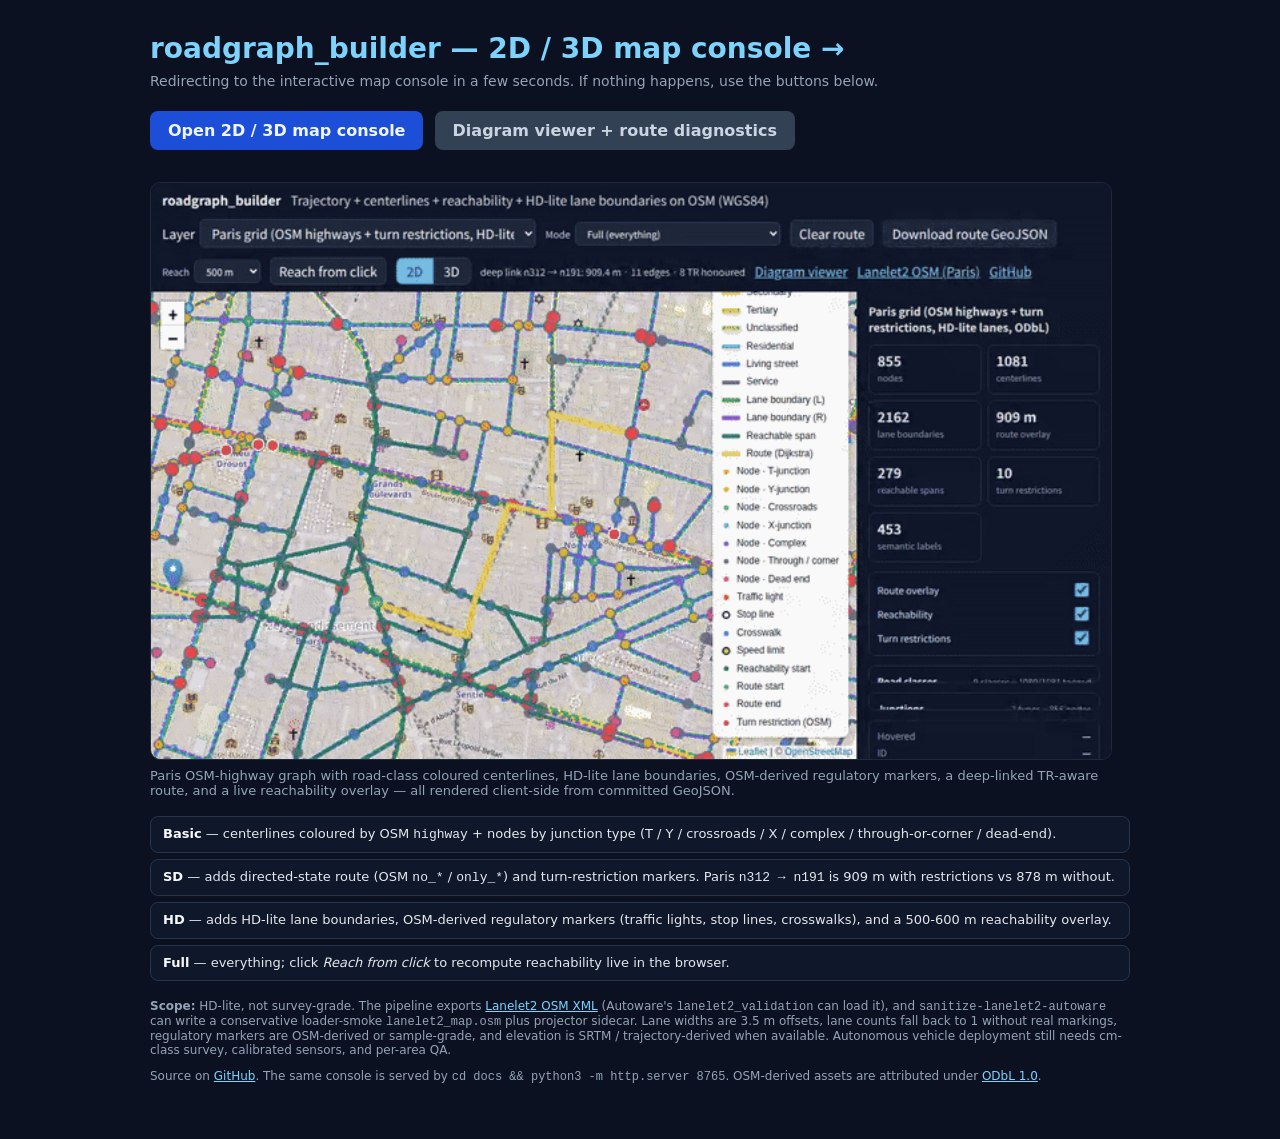
<file: docs/index.html>
<!DOCTYPE html>
<html lang="en">
  <head>
    <meta charset="utf-8" />
    <meta name="viewport" content="width=device-width, initial-scale=1" />
    <title>roadgraph_builder — 2D / 3D map console</title>
    <meta http-equiv="refresh" content="3;url=map.html" />
    <style>
      :root {
        color-scheme: dark;
      }
      html,
      body {
        margin: 0;
        padding: 0;
        min-height: 100%;
        background: #0b1120;
        color: #e5e7eb;
        font-family: ui-sans-serif, system-ui, sans-serif;
      }
      .wrap {
        max-width: 980px;
        margin: 0 auto;
        padding: 32px 24px 48px;
      }
      h1 {
        font-size: 28px;
        margin: 0 0 8px;
      }
      h1 a {
        color: #7dd3fc;
        text-decoration: none;
      }
      h1 a:hover {
        text-decoration: underline;
      }
      .sub {
        color: #94a3b8;
        font-size: 14px;
        margin: 0 0 18px;
      }
      .cta {
        display: inline-block;
        padding: 10px 18px;
        margin: 4px 6px 16px 0;
        border-radius: 8px;
        background: #1d4ed8;
        color: #eff6ff;
        font-weight: 600;
        text-decoration: none;
      }
      .cta.secondary {
        background: #334155;
        color: #cbd5e1;
      }
      .cta:hover {
        filter: brightness(1.1);
      }
      figure {
        margin: 0 0 18px;
      }
      figure img {
        width: 100%;
        max-width: 960px;
        display: block;
        border-radius: 10px;
        border: 1px solid #1e293b;
      }
      figcaption {
        color: #94a3b8;
        font-size: 13px;
        margin-top: 8px;
      }
      ul.tiers {
        margin: 4px 0 18px;
        padding: 0;
        list-style: none;
        display: grid;
        gap: 6px;
      }
      ul.tiers li {
        padding: 8px 12px;
        border: 1px solid #273449;
        border-radius: 8px;
        background: #0f172a;
        font-size: 13px;
        line-height: 1.4;
      }
      ul.tiers li strong {
        color: #f8fafc;
      }
      .small {
        color: #94a3b8;
        font-size: 12px;
      }
      .small a {
        color: #7dd3fc;
      }
    </style>
  </head>
  <body>
    <div class="wrap">
      <h1><a href="map.html">roadgraph_builder — 2D / 3D map console →</a></h1>
      <p class="sub">
        Redirecting to the interactive map console in a few seconds. If
        nothing happens, use the buttons below.
      </p>
      <p>
        <a class="cta" href="map.html">Open 2D / 3D map console</a>
        <a class="cta secondary" href="diagram.html">Diagram viewer + route diagnostics</a>
      </p>
      <figure>
        <a href="map.html">
          <img
            src="images/map_console_hero.gif"
            alt="roadgraph_builder map console: Paris deep-link route in 2D, then 3D auto-rotate with road-class and junction colour coding"
          />
        </a>
        <figcaption>
          Paris OSM-highway graph with road-class coloured centerlines, HD-lite
          lane boundaries, OSM-derived regulatory markers, a deep-linked TR-aware
          route, and a live reachability overlay — all rendered client-side
          from committed GeoJSON.
        </figcaption>
      </figure>
      <ul class="tiers">
        <li>
          <strong>Basic</strong> — centerlines coloured by OSM
          <code>highway</code> + nodes by junction type (T / Y / crossroads /
          X / complex / through-or-corner / dead-end).
        </li>
        <li>
          <strong>SD</strong> — adds directed-state route (OSM
          <code>no_*</code> / <code>only_*</code>) and turn-restriction
          markers. Paris <code>n312 → n191</code> is 909 m with restrictions vs
          878 m without.
        </li>
        <li>
          <strong>HD</strong> — adds HD-lite lane boundaries, OSM-derived
          regulatory markers (traffic lights, stop lines, crosswalks), and a
          500-600 m reachability overlay.
        </li>
        <li>
          <strong>Full</strong> — everything; click <em>Reach from click</em>
          to recompute reachability live in the browser.
        </li>
      </ul>
      <p class="small">
        <strong>Scope:</strong> HD-lite, not survey-grade. The pipeline exports
        <a href="assets/map_paris_grid.lanelet.osm">Lanelet2 OSM XML</a>
        (Autoware's <code>lanelet2_validation</code> can load it), and
        <code>sanitize-lanelet2-autoware</code> can write a conservative
        loader-smoke <code>lanelet2_map.osm</code> plus projector sidecar. Lane
        widths are 3.5&nbsp;m offsets, lane counts fall back to 1 without real
        markings, regulatory markers are OSM-derived or sample-grade, and
        elevation is SRTM / trajectory-derived when available. Autonomous
        vehicle deployment still needs cm-class survey, calibrated sensors,
        and per-area QA.
      </p>
      <p class="small">
        Source on
        <a href="https://github.com/rsasaki0109/roadgraph_builder">GitHub</a>.
        The same console is served by <code>cd docs &amp;&amp; python3 -m
        http.server 8765</code>. OSM-derived assets are attributed under
        <a href="assets/ATTRIBUTION.md">ODbL 1.0</a>.
      </p>
    </div>
  </body>
</html>
</file>
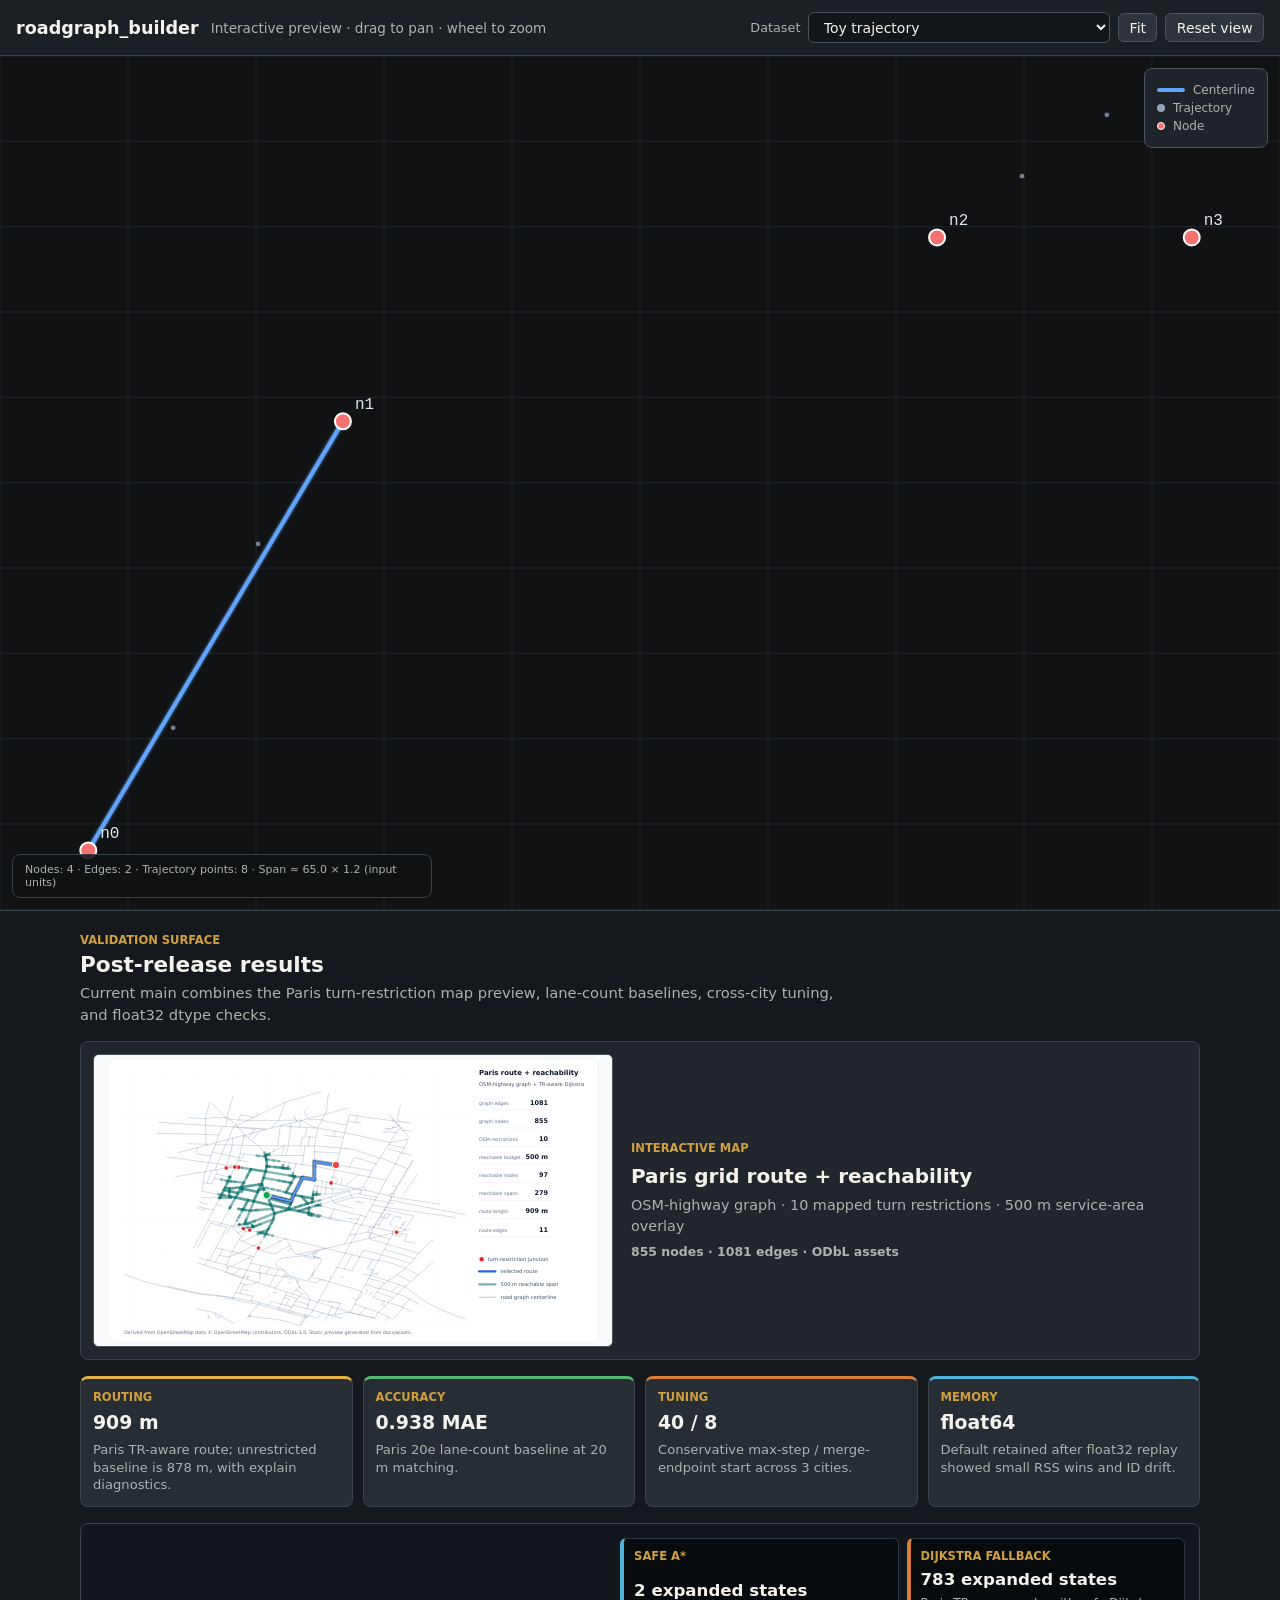
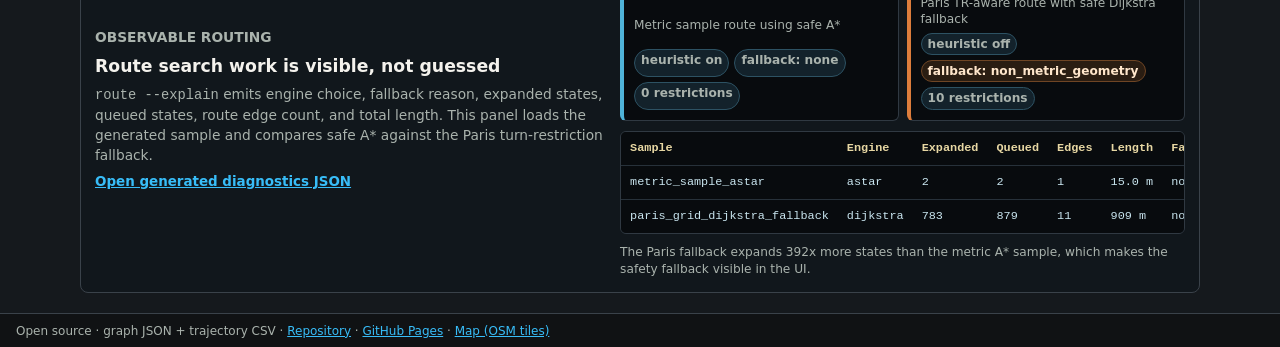
<file: docs/diagram.html>
<!DOCTYPE html>
<html lang="en">
  <head>
    <meta charset="utf-8" />
    <meta name="viewport" content="width=device-width, initial-scale=1" />
    <title>roadgraph_builder — viewer</title>
    <link rel="stylesheet" href="css/viewer.css" />
  </head>
  <body>
    <div class="app">
      <header class="topbar">
        <h1>roadgraph_builder</h1>
        <span class="sub">Interactive preview · drag to pan · wheel to zoom</span>
        <div class="controls">
          <label for="dataset">Dataset</label>
          <select id="dataset"></select>
          <button type="button" id="btn-fit">Fit</button>
          <button type="button" id="btn-reset">Reset view</button>
        </div>
      </header>

      <div class="stage-wrap">
        <svg
          id="svg-root"
          viewBox="0 0 960 640"
          preserveAspectRatio="xMidYMid meet"
          xmlns="http://www.w3.org/2000/svg"
        >
          <defs>
            <filter id="softGlow" x="-40%" y="-40%" width="180%" height="180%">
              <feGaussianBlur stdDeviation="1.2" result="b" />
              <feMerge>
                <feMergeNode in="b" />
                <feMergeNode in="SourceGraphic" />
              </feMerge>
            </filter>
          </defs>
          <rect width="100%" height="100%" fill="#101214" />
          <g id="layer-grid"></g>
          <g id="panzoom">
            <g id="layer-trajectory"></g>
            <g id="layer-edges"></g>
            <g id="layer-nodes"></g>
          </g>
        </svg>

        <div class="legend" aria-hidden="true">
          <div class="legend-row">
            <span class="swatch" style="background: #60a5fa"></span>
            Centerline
          </div>
          <div class="legend-row">
            <span class="swatch dot" style="background: #94a3b8"></span>
            Trajectory
          </div>
          <div class="legend-row">
            <span class="swatch dot" style="background: #f87171; border: 1px solid #fff"></span>
            Node
          </div>
        </div>

        <div class="hud" id="hud">Loading…</div>
      </div>

      <section class="results" aria-label="Visualization results">
        <div class="results-inner">
          <div class="section-heading">
            <span class="eyebrow">Validation Surface</span>
            <h2>Post-release results</h2>
            <p>
              Current main combines the Paris turn-restriction map preview,
              lane-count baselines, cross-city tuning, and float32 dtype checks.
            </p>
          </div>

          <a class="result-card" href="map.html">
            <span class="result-media">
              <img
                src="images/paris_grid_route.svg"
                alt="Paris road graph with a highlighted route, reachability overlay, and turn-restriction junctions"
              />
            </span>
            <span class="result-copy">
              <span class="eyebrow">Interactive Map</span>
              <strong>Paris grid route + reachability</strong>
              <span>OSM-highway graph · 10 mapped turn restrictions · 500 m service-area overlay</span>
              <span class="result-meta">855 nodes · 1081 edges · ODbL assets</span>
            </span>
          </a>

          <div class="metric-grid" aria-label="Measured results">
            <a class="metric-card route" href="map.html">
              <span class="metric-kicker">Routing</span>
              <strong>909 m</strong>
              <span>Paris TR-aware route; unrestricted baseline is 878 m, with explain diagnostics.</span>
            </a>
            <a class="metric-card accuracy" href="accuracy_report.md">
              <span class="metric-kicker">Accuracy</span>
              <strong>0.938 MAE</strong>
              <span>Paris 20e lane-count baseline at 20 m matching.</span>
            </a>
            <a class="metric-card tuning" href="bundle_tuning.md">
              <span class="metric-kicker">Tuning</span>
              <strong>40 / 8</strong>
              <span>Conservative max-step / merge-endpoint start across 3 cities.</span>
            </a>
            <a class="metric-card memory" href="float32_drift_report.md">
              <span class="metric-kicker">Memory</span>
              <strong>float64</strong>
              <span>Default retained after float32 replay showed small RSS wins and ID drift.</span>
            </a>
          </div>

          <div class="diagnostics-panel" aria-label="Route explain diagnostics">
            <div class="diagnostics-copy">
              <span class="eyebrow">Observable Routing</span>
              <strong>Route search work is visible, not guessed</strong>
              <span>
                <code>route --explain</code> emits engine choice, fallback reason,
                expanded states, queued states, route edge count, and total length.
                This panel loads the generated sample and compares safe A* against
                the Paris turn-restriction fallback.
              </span>
              <a href="assets/route_explain_sample.json">Open generated diagnostics JSON</a>
            </div>
            <div class="diagnostics-compare" id="route-diagnostics-compare" aria-live="polite">
              <div class="diagnostics-loading">Loading route diagnostics…</div>
            </div>
          </div>
        </div>
      </section>

      <footer class="footer">
        Open source · graph JSON + trajectory CSV ·
        <a id="footer-repo" href="#">Repository</a>
        ·
        <a id="footer-pages" href="#">GitHub Pages</a>
        ·
        <a href="map.html">Map (OSM tiles)</a>
      </footer>
    </div>
    <script src="js/route_diagnostics.js"></script>
    <script src="js/viewer.js"></script>
  </body>
</html>
</file>
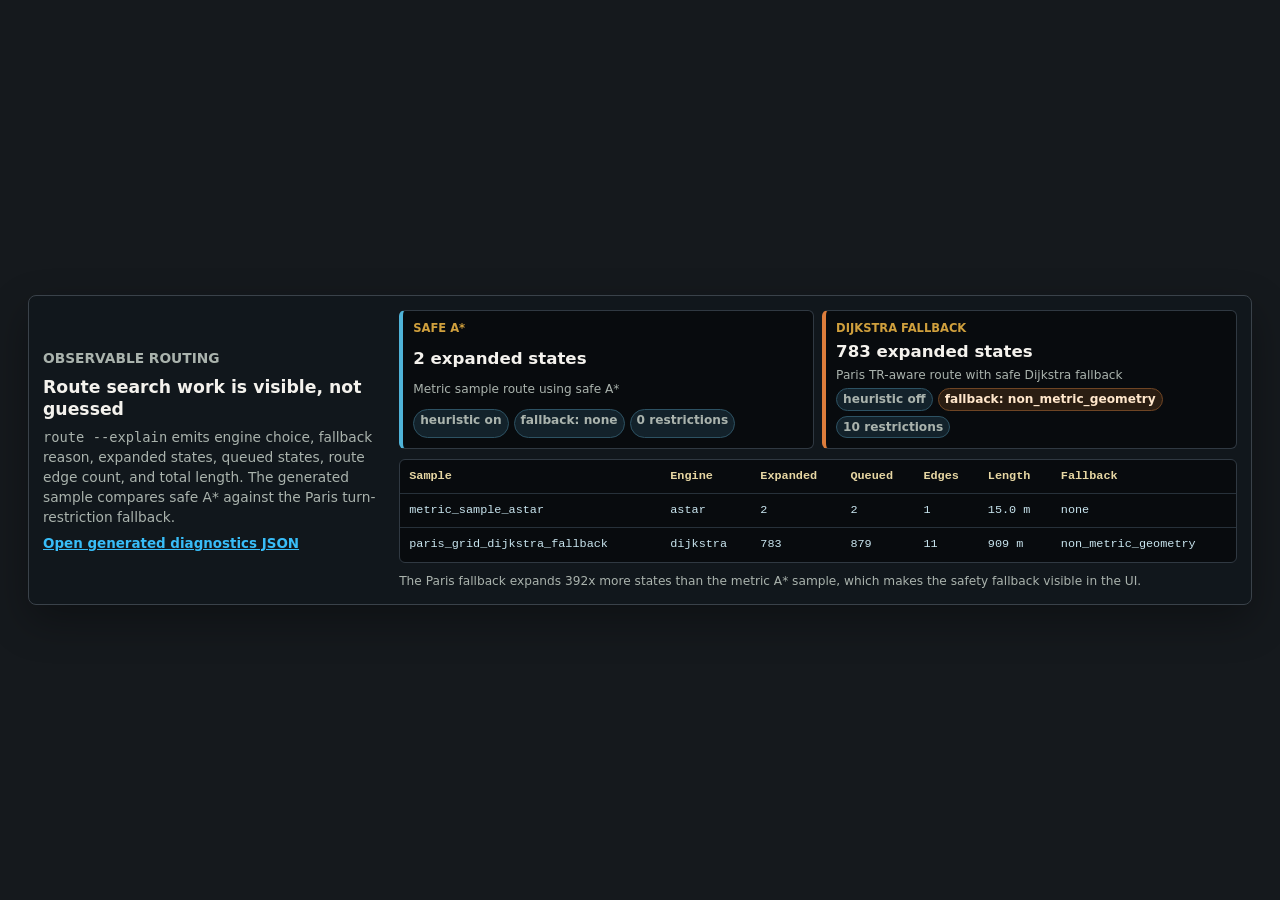
<file: docs/route_diagnostics_preview.html>
<!DOCTYPE html>
<html lang="en">
  <head>
    <meta charset="utf-8" />
    <meta name="viewport" content="width=device-width, initial-scale=1" />
    <title>roadgraph_builder — route diagnostics preview</title>
    <link rel="stylesheet" href="css/viewer.css" />
  </head>
  <body class="diagnostics-preview-page">
    <main class="diagnostics-preview-shell" aria-label="Route diagnostics screenshot preview">
      <section class="diagnostics-panel diagnostics-preview-panel" aria-label="Route explain diagnostics">
        <div class="diagnostics-copy">
          <span class="eyebrow">Observable Routing</span>
          <strong>Route search work is visible, not guessed</strong>
          <span>
            <code>route --explain</code> emits engine choice, fallback reason,
            expanded states, queued states, route edge count, and total length.
            The generated sample compares safe A* against the Paris turn-restriction
            fallback.
          </span>
          <a href="assets/route_explain_sample.json">Open generated diagnostics JSON</a>
        </div>
        <div class="diagnostics-compare" id="route-diagnostics-compare" aria-live="polite">
          <div class="diagnostics-loading">Loading route diagnostics…</div>
        </div>
      </section>
    </main>
    <script src="js/route_diagnostics.js"></script>
  </body>
</html>
</file>
<file: docs/css/viewer.css>
:root {
  --bg: #101214;
  --panel: #1b2025;
  --surface: #20262c;
  --surface-strong: #262d34;
  --text: #f4f2ed;
  --muted: #aab3ad;
  --accent: #38bdf8;
  --edge: #3b82f6;
  --traj: #94a3b8;
  --node: #f87171;
  --grid: #3b454f;
  --border: #3a424a;
  --gold: #e3b341;
  --green: #54b96f;
  --orange: #dd7d3c;
  --cyan: #4fb3d8;
}

* {
  box-sizing: border-box;
}

html,
body {
  margin: 0;
  height: 100%;
  font-family: ui-sans-serif, system-ui, -apple-system, "Segoe UI", Roboto, sans-serif;
  background: var(--bg);
  color: var(--text);
}

body.diagnostics-preview-page {
  height: auto;
  min-height: 100%;
  background: #15191d;
}

a {
  color: var(--accent);
}

a:focus-visible,
button:focus-visible,
select:focus-visible {
  outline: 2px solid var(--gold);
  outline-offset: 2px;
}

.app {
  display: flex;
  flex-direction: column;
  min-height: 100vh;
}

.topbar {
  display: flex;
  flex-wrap: wrap;
  align-items: center;
  gap: 0.75rem;
  padding: 0.75rem 1rem;
  background: var(--panel);
  border-bottom: 1px solid var(--border);
}

.topbar h1 {
  margin: 0;
  font-size: 1.1rem;
  font-weight: 600;
  letter-spacing: 0;
}

.topbar .sub {
  color: var(--muted);
  font-size: 0.85rem;
}

.controls {
  display: flex;
  flex-wrap: wrap;
  gap: 0.5rem;
  align-items: center;
  margin-left: auto;
}

label {
  font-size: 0.8rem;
  color: var(--muted);
}

select,
button {
  font: inherit;
  font-size: 0.875rem;
  padding: 0.35rem 0.65rem;
  border-radius: 6px;
  border: 1px solid #4a525a;
  background: #121619;
  color: var(--text);
}

button {
  cursor: pointer;
  background: #2d343b;
}

button:hover {
  background: #3a424a;
}

.stage-wrap {
  flex: 1;
  position: relative;
  min-height: 420px;
  background: #101214;
}

#svg-root {
  width: 100%;
  height: 100%;
  min-height: 520px;
  display: block;
  cursor: grab;
  touch-action: none;
}

#svg-root:active {
  cursor: grabbing;
}

.hud {
  position: absolute;
  left: 12px;
  bottom: 12px;
  padding: 8px 12px;
  background: rgba(16, 18, 20, 0.88);
  border: 1px solid var(--border);
  border-radius: 8px;
  font-size: 11px;
  color: var(--muted);
  max-width: min(420px, 90vw);
  pointer-events: none;
}

.legend {
  position: absolute;
  right: 12px;
  top: 12px;
  padding: 10px 12px;
  background: rgba(32, 38, 44, 0.92);
  border: 1px solid #4a525a;
  border-radius: 8px;
  font-size: 12px;
}

.legend-row {
  display: flex;
  align-items: center;
  gap: 8px;
  margin: 4px 0;
  color: var(--muted);
}

.swatch {
  width: 28px;
  height: 4px;
  border-radius: 2px;
}

.swatch.dot {
  width: 8px;
  height: 8px;
  border-radius: 50%;
}

.results {
  padding: 22px 16px 20px;
  background: #15191d;
  border-top: 1px solid var(--border);
}

.results-inner {
  display: grid;
  gap: 16px;
  max-width: 1120px;
  margin: 0 auto;
}

.section-heading {
  display: grid;
  gap: 5px;
  max-width: 760px;
}

.section-heading h2 {
  margin: 0;
  font-size: 1.35rem;
  font-weight: 750;
  line-height: 1.2;
  letter-spacing: 0;
}

.section-heading p {
  margin: 0;
  color: var(--muted);
  font-size: 0.92rem;
  line-height: 1.45;
}

.eyebrow,
.metric-kicker {
  color: #d0a03d;
  font-size: 0.72rem;
  font-weight: 700;
  letter-spacing: 0;
  text-transform: uppercase;
}

.result-meta {
  color: var(--muted);
  font-size: 0.78rem;
  font-weight: 650;
  line-height: 1.35;
}

.result-card {
  display: grid;
  grid-template-columns: minmax(240px, 520px) minmax(220px, 1fr);
  gap: 18px;
  align-items: center;
  padding: 12px;
  color: var(--text);
  text-decoration: none;
  background: var(--surface);
  border: 1px solid var(--border);
  border-radius: 8px;
  transition: border-color 160ms ease, transform 160ms ease;
}

.result-card:hover {
  border-color: var(--gold);
  transform: translateY(-1px);
}

.result-media {
  display: block;
  overflow: hidden;
  border: 1px solid #4a525a;
  border-radius: 6px;
  background: #f8fafc;
  aspect-ratio: 16 / 9;
}

.result-card img {
  display: block;
  width: 100%;
  height: 100%;
  object-fit: cover;
}

.result-copy {
  display: grid;
  gap: 7px;
}

.result-copy strong {
  font-size: 1.25rem;
  font-weight: 700;
  line-height: 1.2;
}

.result-copy span {
  color: var(--muted);
  font-size: 0.9rem;
  line-height: 1.45;
}

.result-copy .eyebrow {
  color: #d0a03d;
  font-size: 0.72rem;
}

.result-copy .result-meta {
  color: var(--muted);
  font-size: 0.78rem;
  line-height: 1.35;
}

.metric-grid {
  display: grid;
  grid-template-columns: repeat(4, minmax(160px, 1fr));
  gap: 10px;
}

.metric-card {
  display: grid;
  grid-template-rows: auto auto 1fr;
  gap: 7px;
  min-height: 128px;
  padding: 12px;
  color: var(--text);
  text-decoration: none;
  background: var(--surface-strong);
  border: 1px solid var(--border);
  border-top-width: 3px;
  border-radius: 8px;
  transition: border-color 160ms ease, transform 160ms ease;
}

.metric-card:hover {
  border-color: var(--gold);
  transform: translateY(-1px);
}

.metric-card strong {
  font-size: 1.18rem;
  line-height: 1.2;
}

.metric-card span {
  color: var(--muted);
  font-size: 0.82rem;
  line-height: 1.35;
}

.metric-card .metric-kicker {
  color: #d0a03d;
  font-size: 0.72rem;
  font-weight: 700;
  line-height: 1.2;
}

.metric-card.route {
  border-top-color: var(--gold);
}

.metric-card.accuracy {
  border-top-color: var(--green);
}

.metric-card.tuning {
  border-top-color: var(--orange);
}

.metric-card.memory {
  border-top-color: var(--cyan);
}

.diagnostics-panel {
  display: grid;
  grid-template-columns: minmax(220px, 0.95fr) minmax(0, 1.05fr);
  gap: 14px;
  align-items: stretch;
  padding: 14px;
  background: #11171c;
  border: 1px solid var(--border);
  border-radius: 8px;
}

.diagnostics-copy {
  display: grid;
  align-content: center;
  gap: 8px;
}

.diagnostics-copy strong {
  font-size: 1.08rem;
  line-height: 1.25;
}

.diagnostics-copy span {
  color: var(--muted);
  font-size: 0.86rem;
  line-height: 1.45;
}

.diagnostics-copy a {
  width: fit-content;
  font-size: 0.84rem;
  font-weight: 700;
}

.diagnostics-compare {
  display: grid;
  gap: 10px;
  min-width: 0;
}

.diagnostics-loading,
.diagnostics-error {
  display: grid;
  align-content: center;
  min-height: 180px;
  min-width: 0;
  padding: 12px;
  background: #080b0e;
  border: 1px solid #303942;
  border-radius: 6px;
  color: var(--muted);
  font-size: 0.84rem;
  line-height: 1.45;
}

.diagnostics-error {
  border-color: #7f3c3c;
  color: #fca5a5;
}

.diagnostics-summary {
  display: grid;
  grid-template-columns: repeat(2, minmax(0, 1fr));
  gap: 8px;
}

.diagnostics-engine {
  display: grid;
  gap: 5px;
  min-width: 0;
  padding: 10px;
  background: #080b0e;
  border: 1px solid #303942;
  border-left: 4px solid var(--cyan);
  border-radius: 6px;
}

.diagnostics-engine.fallback {
  border-left-color: var(--orange);
}

.diagnostics-engine .metric-kicker {
  color: #d0a03d;
  font-size: 0.72rem;
}

.diagnostics-engine span {
  color: var(--muted);
  font-size: 0.76rem;
  line-height: 1.35;
}

.diagnostics-engine strong {
  color: var(--text);
  font-size: 1.04rem;
  line-height: 1.2;
}

.diagnostics-pill-row {
  display: flex;
  flex-wrap: wrap;
  gap: 5px;
}

.diagnostics-pill {
  display: inline-flex;
  width: fit-content;
  max-width: 100%;
  padding: 2px 6px;
  color: #d8f3ff;
  background: #13222b;
  border: 1px solid #2d5263;
  border-radius: 999px;
  font-size: 0.68rem;
  font-weight: 700;
  line-height: 1.4;
}

.diagnostics-pill.warn {
  color: #ffe6cb;
  background: #2a1d12;
  border-color: #6f4524;
}

.diagnostics-table-wrap {
  min-width: 0;
  overflow-x: auto;
  background: #080b0e;
  border: 1px solid #303942;
  border-radius: 6px;
}

.diagnostics-table {
  width: 100%;
  min-width: 620px;
  border-collapse: collapse;
  color: #d8f3ff;
  font-family: ui-monospace, SFMono-Regular, Menlo, Consolas, "Liberation Mono", monospace;
  font-size: 0.74rem;
  line-height: 1.45;
}

.diagnostics-table th,
.diagnostics-table td {
  padding: 8px 9px;
  text-align: left;
  vertical-align: top;
  border-bottom: 1px solid #27313a;
}

.diagnostics-table th {
  color: #e7d7a3;
  font-weight: 750;
}

.diagnostics-table td {
  color: #c9e5ef;
}

.diagnostics-table tr:last-child td {
  border-bottom: 0;
}

.diagnostics-note {
  color: var(--muted);
  font-size: 0.76rem;
  line-height: 1.4;
}

.diagnostics-preview-shell {
  display: grid;
  align-items: center;
  min-height: 100vh;
  padding: 28px;
}

.diagnostics-preview-panel {
  grid-template-columns: minmax(320px, 0.58fr) minmax(0, 1.42fr);
  width: min(1280px, 100%);
  margin: 0 auto;
  box-shadow: 0 16px 42px rgba(0, 0, 0, 0.32);
}

.footer {
  padding: 0.6rem 1rem;
  font-size: 0.75rem;
  color: var(--muted);
  border-top: 1px solid var(--border);
}

@media (max-width: 860px) {
  .result-card {
    grid-template-columns: 1fr;
  }

  .metric-grid {
    grid-template-columns: repeat(2, minmax(0, 1fr));
  }

  .diagnostics-panel {
    grid-template-columns: 1fr;
  }

  .diagnostics-table {
    min-width: 560px;
  }
}

@media (max-width: 520px) {
  .topbar {
    align-items: flex-start;
  }

  .controls {
    width: 100%;
    margin-left: 0;
  }

  .metric-grid {
    grid-template-columns: 1fr;
  }

  .diagnostics-summary {
    grid-template-columns: 1fr;
  }

  .diagnostics-preview-shell {
    padding: 16px;
  }
}
</file>
